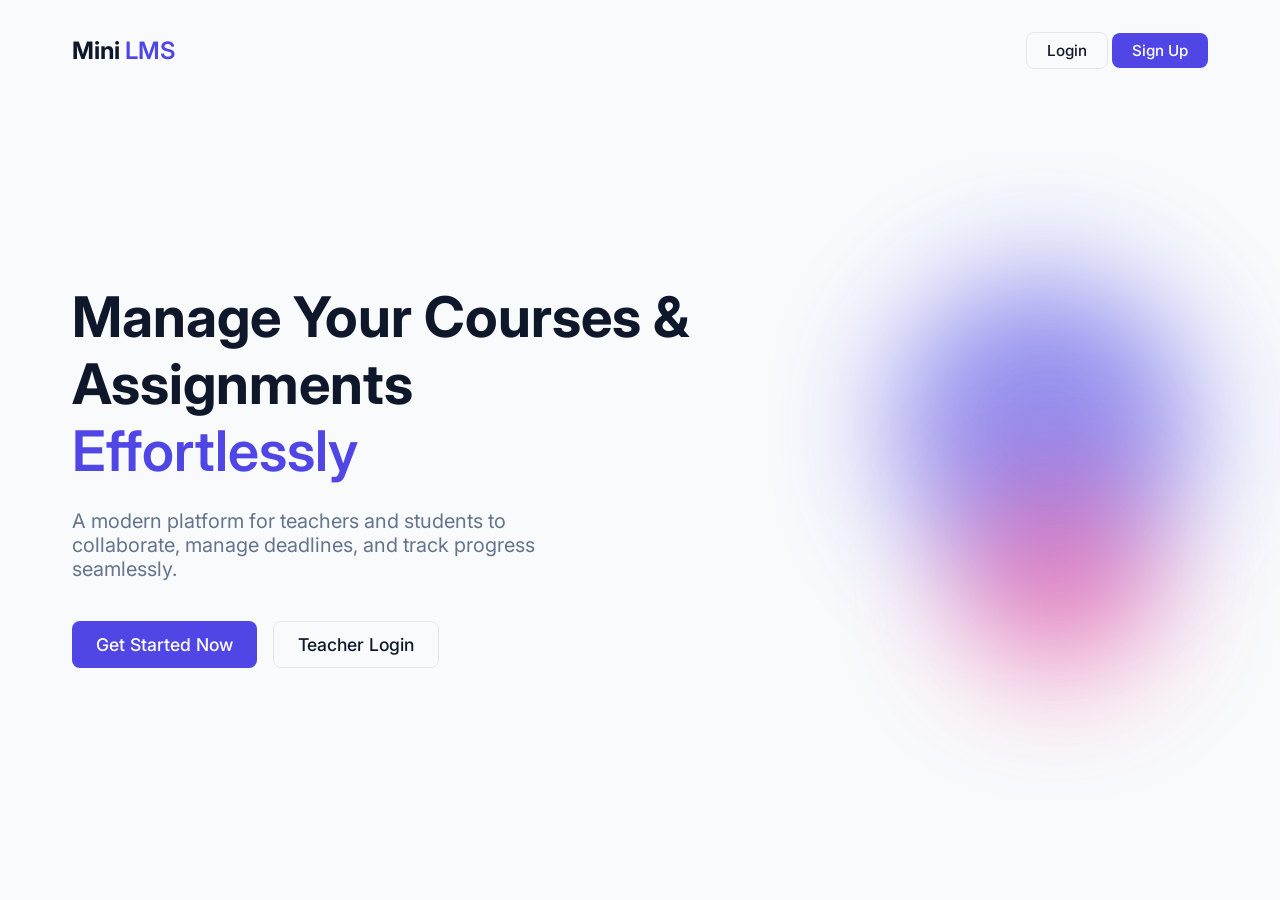
<file: index.html>
<!DOCTYPE html>
<html lang="en">

<head>
    <meta charset="UTF-8">
    <meta name="viewport" content="width=device-width, initial-scale=1.0">
    <title>Mini LMS - Welcome</title>
    <link rel="stylesheet" href="styles/main.css">
    <link rel="stylesheet" href="styles/components.css">
</head>

<body>
    <div class="landing-container">
        <header class="landing-header">
            <div class="logo">Mini <span class="accent">LMS</span></div>
            <nav>
                <a href="login.html" class="btn btn-outline">Login</a>
                <a href="register.html" class="btn btn-primary">Sign Up</a>
            </nav>
        </header>

        <main class="landing-hero">
            <div class="hero-content">
                <h1>Manage Your Courses & Assignments <br> <span class="accent">Effortlessly</span></h1>
                <p>A modern platform for teachers and students to collaborate, manage deadlines, and track progress
                    seamlessly.</p>
                <div class="hero-actions">
                    <a href="register.html" class="btn btn-primary btn-large">Get Started Now</a>
                    <a href="login.html" class="btn btn-outline btn-large">Teacher Login</a>
                </div>
            </div>
            <div class="hero-illustration">
                <!-- Abstract geometric shapes for modern hero -->
                <div class="shape shape-1"></div>
                <div class="shape shape-2"></div>
                <div class="shape shape-3"></div>
            </div>
        </main>
    </div>

    <script src="js/app.js"></script>
    <script>
        // Redirect to dashboard if already logged in
        if (localStorage.getItem('token')) {
            window.location.href = 'dashboard.html';
        }
    </script>
</body>

</html>
</file>
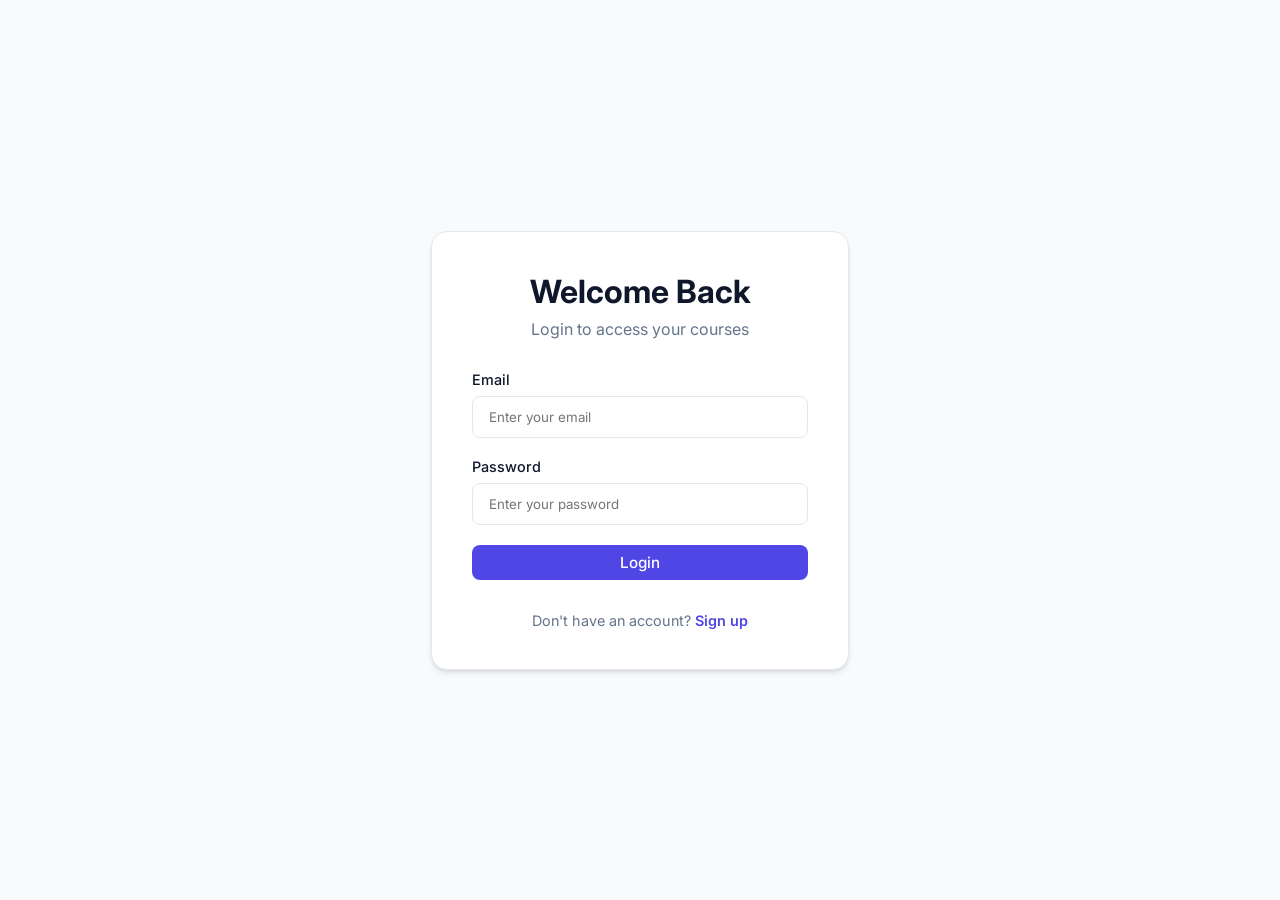
<file: login.html>
<!DOCTYPE html>
<html lang="en">

<head>
    <meta charset="UTF-8">
    <meta name="viewport" content="width=device-width, initial-scale=1.0">
    <title>Mini LMS - Login</title>
    <link rel="stylesheet" href="styles/main.css">
    <link rel="stylesheet" href="styles/components.css">
</head>

<body class="auth-page">
    <div class="auth-container">
        <div class="auth-box glass-panel">
            <div class="auth-header">
                <h2>Welcome Back</h2>
                <p>Login to access your courses</p>
            </div>
            <form id="loginForm" class="auth-form">
                <div class="form-group">
                    <label for="email">Email</label>
                    <input type="email" id="email" required placeholder="Enter your email">
                </div>
                <div class="form-group">
                    <label for="password">Password</label>
                    <input type="password" id="password" required placeholder="Enter your password">
                </div>
                <div id="errorMessage" class="error-text" style="display: none;"></div>
                <button type="submit" class="btn btn-primary btn-full" id="loginBtn">
                    <span class="btn-text">Login</span>
                    <span class="btn-loader" style="display: none;"></span>
                </button>
            </form>
            <div class="auth-footer">
                <p>Don't have an account? <a href="register.html" class="accent">Sign up</a></p>
            </div>
        </div>
    </div>

    <script src="js/api.js"></script>
    <script>
        document.getElementById('loginForm').addEventListener('submit', async (e) => {
            e.preventDefault();
            const email = document.getElementById('email').value;
            const password = document.getElementById('password').value;
            const errorEl = document.getElementById('errorMessage');
            const submitBtn = document.getElementById('loginBtn');

            errorEl.style.display = 'none';
            submitBtn.classList.add('loading');

            try {
                const response = await api.login(email, password);
                localStorage.setItem('token', response.token);
                localStorage.setItem('user', JSON.stringify(response));
                window.location.href = 'dashboard.html';
            } catch (error) {
                errorEl.textContent = error.message;
                errorEl.style.display = 'block';
            } finally {
                submitBtn.classList.remove('loading');
            }
        });
    </script>
</body>

</html>
</file>
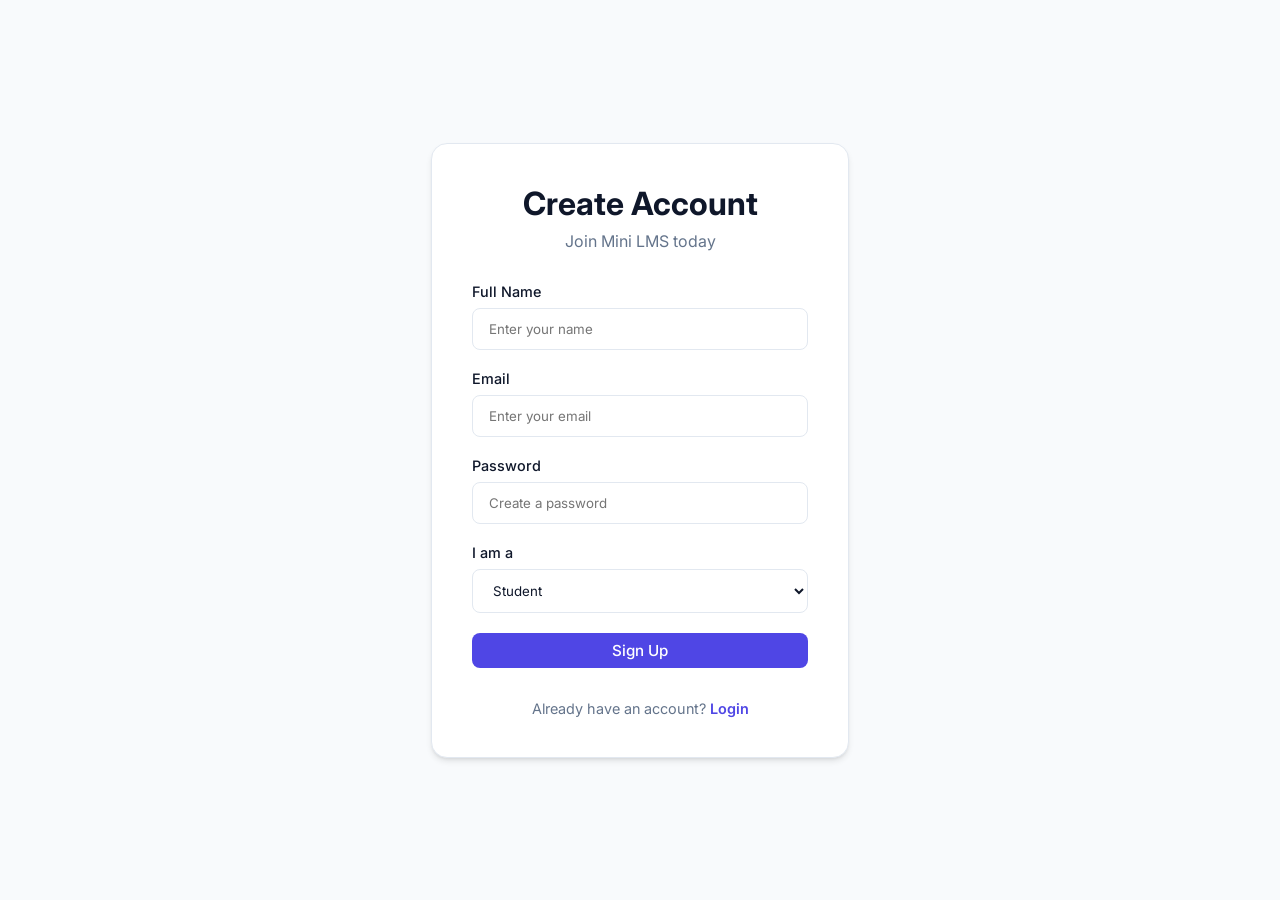
<file: register.html>
<!DOCTYPE html>
<html lang="en">

<head>
    <meta charset="UTF-8">
    <meta name="viewport" content="width=device-width, initial-scale=1.0">
    <title>Mini LMS - Register</title>
    <link rel="stylesheet" href="styles/main.css">
    <link rel="stylesheet" href="styles/components.css">
</head>

<body class="auth-page">
    <div class="auth-container">
        <div class="auth-box glass-panel">
            <div class="auth-header">
                <h2>Create Account</h2>
                <p>Join Mini LMS today</p>
            </div>
            <form id="registerForm" class="auth-form">
                <div class="form-group">
                    <label for="name">Full Name</label>
                    <input type="text" id="name" required placeholder="Enter your name">
                </div>
                <div class="form-group">
                    <label for="email">Email</label>
                    <input type="email" id="email" required placeholder="Enter your email">
                </div>
                <div class="form-group">
                    <label for="password">Password</label>
                    <input type="password" id="password" required placeholder="Create a password">
                </div>
                <div class="form-group">
                    <label for="role">I am a</label>
                    <select id="role" required>
                        <option value="student">Student</option>
                        <option value="teacher">Teacher</option>
                    </select>
                </div>
                <div id="errorMessage" class="error-text" style="display: none;"></div>
                <button type="submit" class="btn btn-primary btn-full" id="registerBtn">
                    <span class="btn-text">Sign Up</span>
                </button>
            </form>
            <div class="auth-footer">
                <p>Already have an account? <a href="login.html" class="accent">Login</a></p>
            </div>
        </div>
    </div>

    <script src="js/api.js"></script>
    <script>
        document.getElementById('registerForm').addEventListener('submit', async (e) => {
            e.preventDefault();
            const name = document.getElementById('name').value;
            const email = document.getElementById('email').value;
            const password = document.getElementById('password').value;
            const role = document.getElementById('role').value;
            const errorEl = document.getElementById('errorMessage');
            const submitBtn = document.getElementById('registerBtn');

            errorEl.style.display = 'none';
            submitBtn.classList.add('loading');

            try {
                const response = await api.register(name, email, password, role);
                localStorage.setItem('token', response.token);
                localStorage.setItem('user', JSON.stringify(response));
                window.location.href = 'dashboard.html';
            } catch (error) {
                errorEl.textContent = error.message;
                errorEl.style.display = 'block';
            } finally {
                submitBtn.classList.remove('loading');
            }
        });
    </script>
</body>

</html>
</file>
<file: styles/main.css>
@import url('https://fonts.googleapis.com/css2?family=Inter:wght@300;400;500;600;700&display=swap');

:root {
    /* Light Theme (Default) */
    --primary: #4f46e5;
    --primary-hover: #4338ca;
    --secondary: #ec4899;
    --background: #f8fafc;
    --surface: #ffffff;
    --surface-hover: #f1f5f9;
    --text-main: #0f172a;
    --text-muted: #64748b;
    --border: #e2e8f0;
    --danger: #ef4444;
    --success: #10b981;
    --warning: #f59e0b;

    --shadow-sm: 0 1px 2px 0 rgb(0 0 0 / 0.05);
    --shadow-md: 0 4px 6px -1px rgb(0 0 0 / 0.1), 0 2px 4px -2px rgb(0 0 0 / 0.1);
    --shadow-lg: 0 10px 15px -3px rgb(0 0 0 / 0.1), 0 4px 6px -4px rgb(0 0 0 / 0.1);

    --radius-md: 0.5rem;
    --radius-lg: 1rem;
    --radius-full: 9999px;
}

[data-theme="dark"] {
    --primary: #6366f1;
    --primary-hover: #818cf8;
    --secondary: #f472b6;
    --background: #0f172a;
    --surface: #1e293b;
    --surface-hover: #334155;
    --text-main: #f8fafc;
    --text-muted: #94a3b8;
    --border: #334155;
}

* {
    margin: 0;
    padding: 0;
    box-sizing: border-box;
    font-family: 'Inter', sans-serif;
}

body {
    background-color: var(--background);
    color: var(--text-main);
    transition: background-color 0.3s ease, color 0.3s ease;
    min-height: 100vh;
    overflow-x: hidden;
}

a {
    text-decoration: none;
    color: inherit;
}

ul {
    list-style: none;
}

/* Utilities */
.accent {
    color: var(--primary);
    font-weight: 600;
}

.glass-panel {
    background: var(--surface);
    backdrop-filter: blur(10px);
    border: 1px solid var(--border);
    border-radius: var(--radius-lg);
    box-shadow: var(--shadow-md);
}

/* Landing Page Specific */
.landing-container {
    max-width: 1200px;
    margin: 0 auto;
    padding: 2rem;
}

.landing-header {
    display: flex;
    justify-content: space-between;
    align-items: center;
    padding-bottom: 2rem;
}

.logo {
    font-size: 1.5rem;
    font-weight: 700;
}

.landing-hero {
    display: flex;
    align-items: center;
    justify-content: space-between;
    min-height: calc(100vh - 150px);
    gap: 4rem;
}

.hero-content h1 {
    font-size: 3.5rem;
    line-height: 1.2;
    margin-bottom: 1.5rem;
}

.hero-content p {
    font-size: 1.25rem;
    color: var(--text-muted);
    margin-bottom: 2.5rem;
    max-width: 500px;
}

.hero-actions {
    display: flex;
    gap: 1rem;
}

/* Abstract shapes */
.hero-illustration {
    position: relative;
    width: 500px;
    height: 500px;
}

.shape {
    position: absolute;
    border-radius: 50%;
    filter: blur(60px);
    z-index: -1;
    opacity: 0.6;
}

.shape-1 {
    width: 300px;
    height: 300px;
    background: var(--primary);
    top: 50px;
    left: 50px;
}

.shape-2 {
    width: 200px;
    height: 200px;
    background: var(--secondary);
    bottom: 50px;
    right: 50px;
}

/* Auth Page */
.auth-page {
    display: flex;
    align-items: center;
    justify-content: center;
    min-height: 100vh;
}

.auth-container {
    width: 100%;
    max-width: 450px;
    padding: 1rem;
}

.auth-box {
    padding: 2.5rem;
}

.auth-header {
    text-align: center;
    margin-bottom: 2rem;
}

.auth-header h2 {
    font-size: 2rem;
    margin-bottom: 0.5rem;
}

.auth-header p {
    color: var(--text-muted);
}

.auth-footer {
    margin-top: 2rem;
    text-align: center;
    font-size: 0.9rem;
    color: var(--text-muted);
}

/* Loading overlays */
#loading-overlay {
    position: fixed;
    inset: 0;
    background: var(--background);
    display: flex;
    align-items: center;
    justify-content: center;
    z-index: 9999;
}

.spinner {
    width: 40px;
    height: 40px;
    border: 4px solid var(--border);
    border-top-color: var(--primary);
    border-radius: 50%;
    animation: spin 1s linear infinite;
}

@keyframes spin {
    to {
        transform: rotate(360deg);
    }
}

@media (max-width: 768px) {
    .landing-hero {
        flex-direction: column;
        text-align: center;
        margin-top: 2rem;
    }

    .hero-content p {
        margin: 0 auto 2.5rem;
    }

    .hero-actions {
        justify-content: center;
    }

    .hero-illustration {
        display: none;
    }
}
</file>
<file: styles/components.css>
/* Buttons */
.btn {
    display: inline-flex;
    align-items: center;
    justify-content: center;
    padding: 0.5rem 1.25rem;
    border-radius: var(--radius-md);
    font-weight: 500;
    transition: all 0.2s ease;
    cursor: pointer;
    border: none;
    gap: 0.5rem;
    font-size: 0.95rem;
}

.btn-large {
    padding: 0.75rem 1.5rem;
    font-size: 1.1rem;
}

.btn-full {
    width: 100%;
}

.btn-primary {
    background-color: var(--primary);
    color: white;
}

.btn-primary:hover {
    background-color: var(--primary-hover);
    transform: translateY(-1px);
}

.btn-outline {
    background-color: transparent;
    color: var(--text-main);
    border: 1px solid var(--border);
}

.btn-outline:hover {
    background-color: var(--surface-hover);
}

.btn-danger {
    background-color: var(--danger);
    color: white;
}

/* Forms */
.form-group {
    margin-bottom: 1.25rem;
}

label {
    display: block;
    margin-bottom: 0.5rem;
    font-size: 0.9rem;
    font-weight: 500;
    color: var(--text-main);
}

input,
select,
textarea {
    width: 100%;
    padding: 0.75rem 1rem;
    border-radius: var(--radius-md);
    border: 1px solid var(--border);
    background-color: var(--surface);
    color: var(--text-main);
    transition: border-color 0.2s;
    font-family: inherit;
}

input:focus,
select:focus,
textarea:focus {
    outline: none;
    border-color: var(--primary);
    box-shadow: 0 0 0 3px rgba(79, 70, 229, 0.1);
}

.error-text {
    color: var(--danger);
    font-size: 0.85rem;
    margin-top: 0.5rem;
}

/* Button Loading State */
.btn.loading .btn-text {
    opacity: 0;
}

.btn.loading {
    position: relative;
    pointer-events: none;
}

.btn.loading .btn-loader {
    position: absolute;
    display: block;
    width: 20px;
    height: 20px;
    border: 2px solid white;
    border-bottom-color: transparent;
    border-radius: 50%;
    animation: spin 1s linear infinite;
}

/* Badges */
.badge {
    padding: 0.25rem 0.5rem;
    border-radius: var(--radius-full);
    font-size: 0.75rem;
    font-weight: 600;
    text-transform: uppercase;
}

.badge-primary {
    background: var(--primary);
    color: white;
}

.badge-success {
    background: var(--success);
    color: white;
}

.badge-warning {
    background: var(--warning);
    color: white;
}

/* Cards for courses/assignments */
.card {
    background: var(--surface);
    border: 1px solid var(--border);
    border-radius: var(--radius-lg);
    padding: 1.5rem;
    transition: transform 0.2s, box-shadow 0.2s;
}

.card:hover {
    transform: translateY(-2px);
    box-shadow: var(--shadow-md);
}

.card-title {
    font-size: 1.25rem;
    font-weight: 600;
    margin-bottom: 0.5rem;
}

.card-desc {
    color: var(--text-muted);
    font-size: 0.95rem;
    margin-bottom: 1rem;
    line-height: 1.5;
}

.card-meta {
    display: flex;
    justify-content: space-between;
    align-items: center;
    font-size: 0.85rem;
    color: var(--text-muted);
    border-top: 1px solid var(--border);
    padding-top: 1rem;
    margin-top: 1rem;
}
</file>
